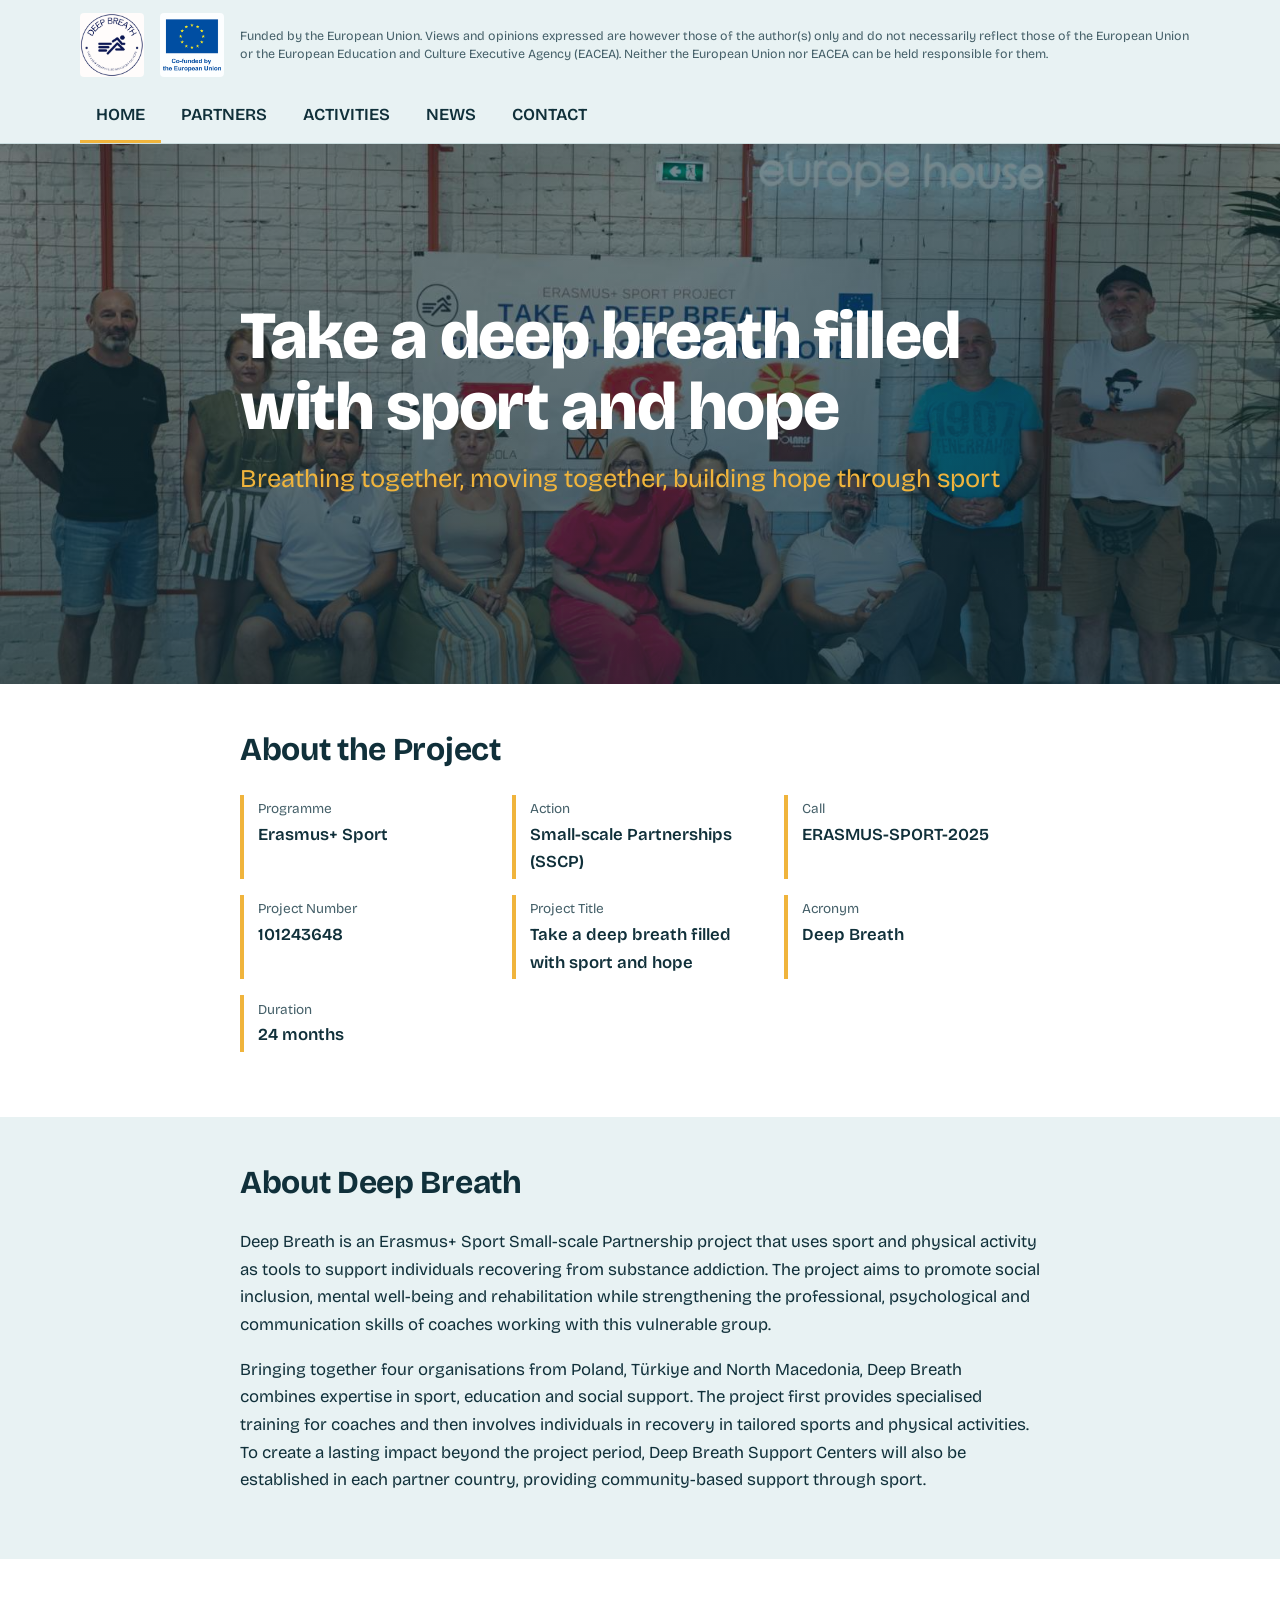
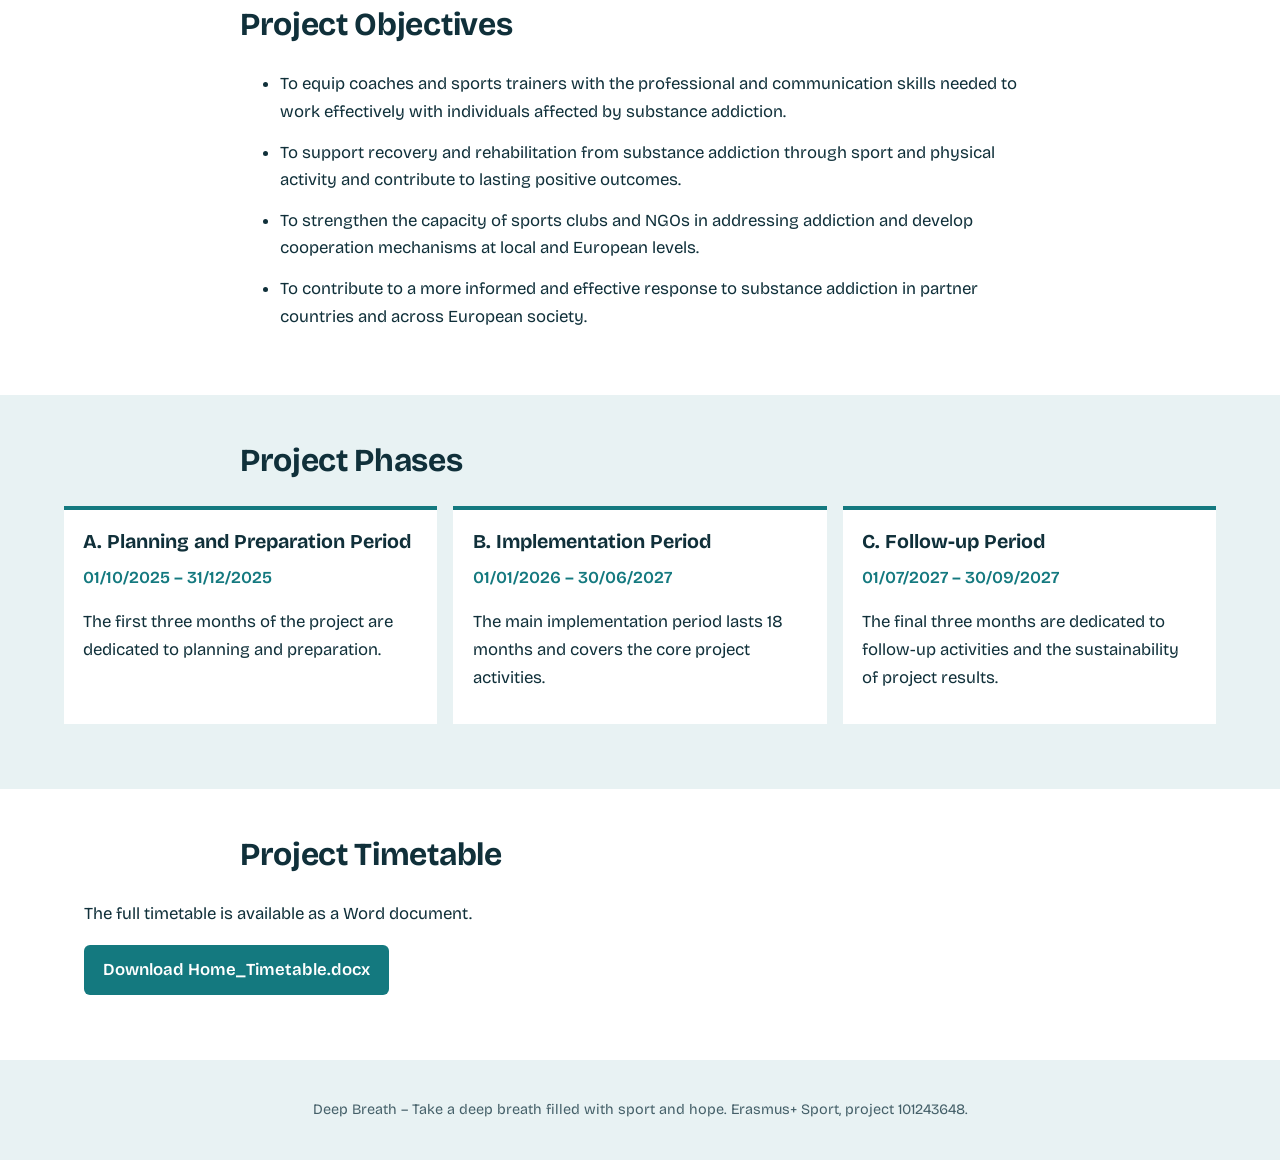
<file: index.html>
<!DOCTYPE html>
<html lang="en"><head><meta charset="utf-8"><meta name="viewport" content="width=device-width, initial-scale=1">
<title>Home | Deep Breath</title>
<meta name="description" content="Deep Breath: Erasmus+ Sport project using sport to support people recovering from substance addiction.">
<link rel="preconnect" href="https://fonts.googleapis.com"><link rel="preconnect" href="https://fonts.gstatic.com" crossorigin>
<link href="https://fonts.googleapis.com/css2?family=Bricolage+Grotesque:opsz,wght@12..96,400;12..96,600;12..96,800&display=swap" rel="stylesheet">
<link rel="stylesheet" href="css/style.css"></head><body>
<header class="top"><div class="bar">
<img class="mark" src="assets/Home_Proje_Logosu.jpeg" alt="Deep Breath project logo">
<img class="mark" src="assets/Zorunlu_Amblem_Alternatif_1.jpg" alt="Co-funded by the European Union">
<p class="disc">Funded by the European Union. Views and opinions expressed are however those of the author(s) only and do not necessarily reflect those of the European Union or the European Education and Culture Executive Agency (EACEA). Neither the European Union nor EACEA can be held responsible for them.</p></div>
<nav aria-label="Main"><a href="index.html" aria-current="page">HOME</a><a href="partners.html">PARTNERS</a><a href="activities.html">ACTIVITIES</a><a href="news.html">NEWS</a><a href="contact.html">CONTACT</a></nav></header>
<main><section class="hero" style="background-image:linear-gradient(rgba(10,40,50,.55),rgba(10,40,50,.75)),url('assets/Home_Ana_Gorsel.jpeg')">
<h1>Take a deep breath filled with sport and hope</h1><p class="slogan">Breathing together, moving together, building hope through sport</p></section>
<section class="wrap"><h2>About the Project</h2><dl class="facts"><div><dt>Programme</dt><dd>Erasmus+ Sport</dd></div><div><dt>Action</dt><dd>Small-scale Partnerships (SSCP)</dd></div><div><dt>Call</dt><dd>ERASMUS-SPORT-2025</dd></div><div><dt>Project Number</dt><dd>101243648</dd></div><div><dt>Project Title</dt><dd>Take a deep breath filled with sport and hope</dd></div><div><dt>Acronym</dt><dd>Deep Breath</dd></div><div><dt>Duration</dt><dd>24 months</dd></div></dl></section>
<section class="wrap tint"><h2>About Deep Breath</h2>
<p>Deep Breath is an Erasmus+ Sport Small-scale Partnership project that uses sport and physical activity as tools to support individuals recovering from substance addiction. The project aims to promote social inclusion, mental well-being and rehabilitation while strengthening the professional, psychological and communication skills of coaches working with this vulnerable group.</p>
<p>Bringing together four organisations from Poland, T&uuml;rkiye and North Macedonia, Deep Breath combines expertise in sport, education and social support. The project first provides specialised training for coaches and then involves individuals in recovery in tailored sports and physical activities. To create a lasting impact beyond the project period, Deep Breath Support Centers will also be established in each partner country, providing community-based support through sport.</p></section>
<section class="wrap"><h2>Project Objectives</h2><ul class="objs"><li>To equip coaches and sports trainers with the professional and communication skills needed to work effectively with individuals affected by substance addiction.</li><li>To support recovery and rehabilitation from substance addiction through sport and physical activity and contribute to lasting positive outcomes.</li><li>To strengthen the capacity of sports clubs and NGOs in addressing addiction and develop cooperation mechanisms at local and European levels.</li><li>To contribute to a more informed and effective response to substance addiction in partner countries and across European society.</li></ul></section>
<section class="wrap tint"><h2>Project Phases</h2><ol class="phases"><li><h3>A. Planning and Preparation Period</h3><p class='date'>01/10/2025 – 31/12/2025</p><p>The first three months of the project are dedicated to planning and preparation.</p></li><li><h3>B. Implementation Period</h3><p class='date'>01/01/2026 – 30/06/2027</p><p>The main implementation period lasts 18 months and covers the core project activities.</p></li><li><h3>C. Follow-up Period</h3><p class='date'>01/07/2027 – 30/09/2027</p><p>The final three months are dedicated to follow-up activities and the sustainability of project results.</p></li></ol></section>
<section class="wrap"><h2>Project Timetable</h2>
<p>The full timetable is available as a Word document.</p><p><a class="btn" href="assets/Home_Timetable.docx" download>Download Home_Timetable.docx</a></p></section></main>
<footer><p>Deep Breath &ndash; Take a deep breath filled with sport and hope. Erasmus+ Sport, project 101243648.</p></footer>
</body></html>
</file>
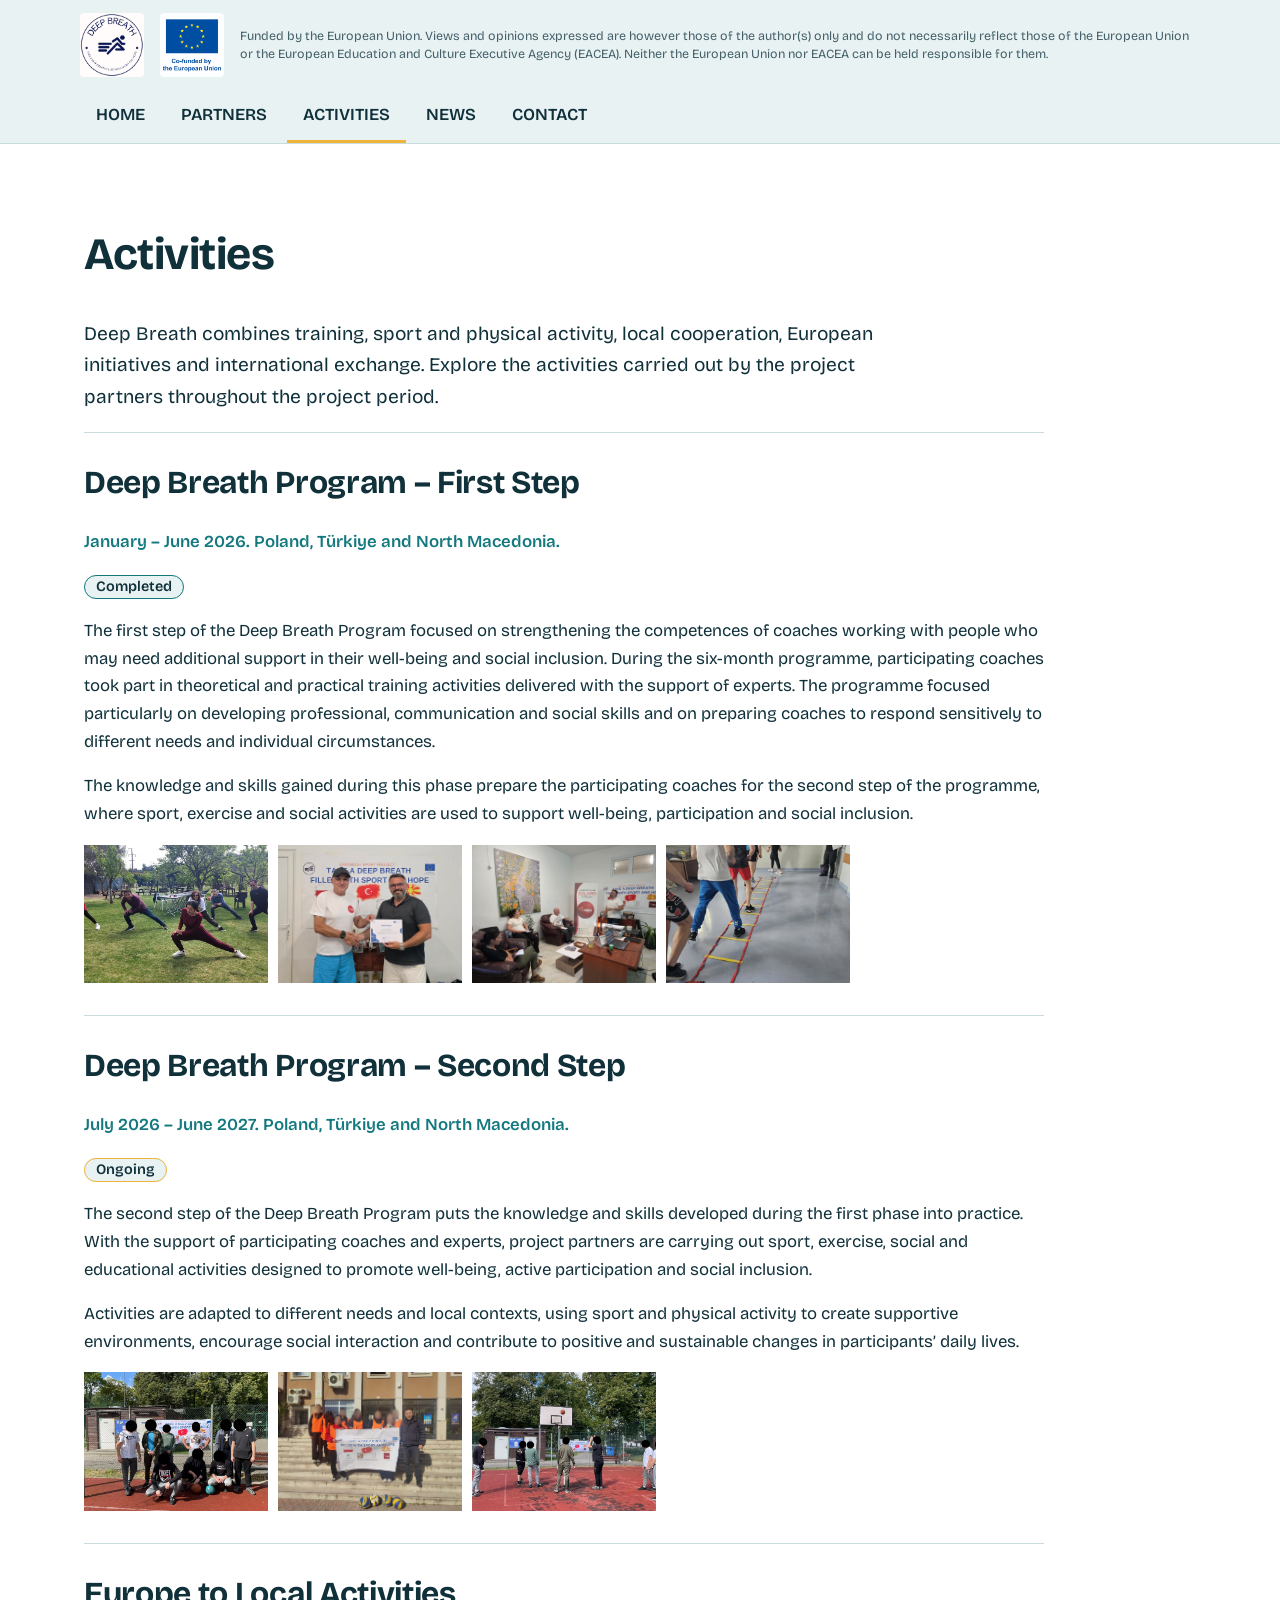
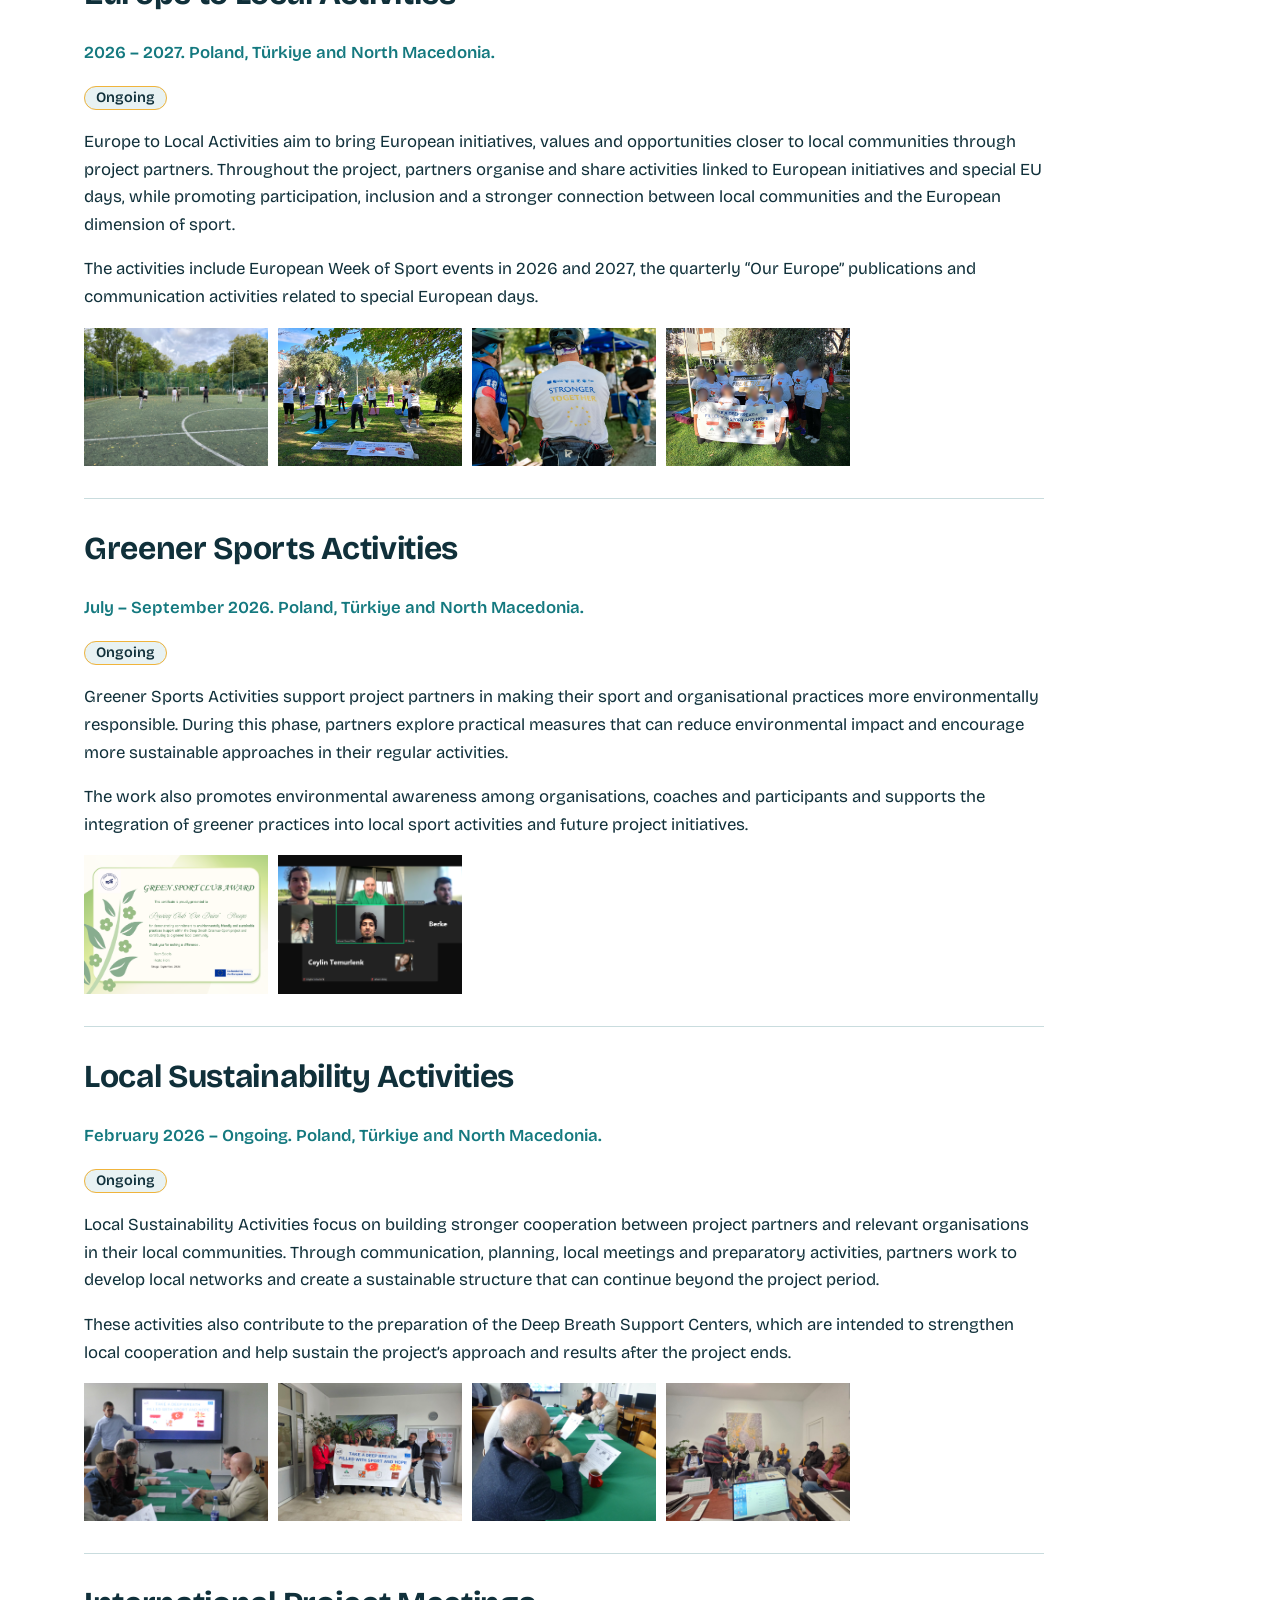
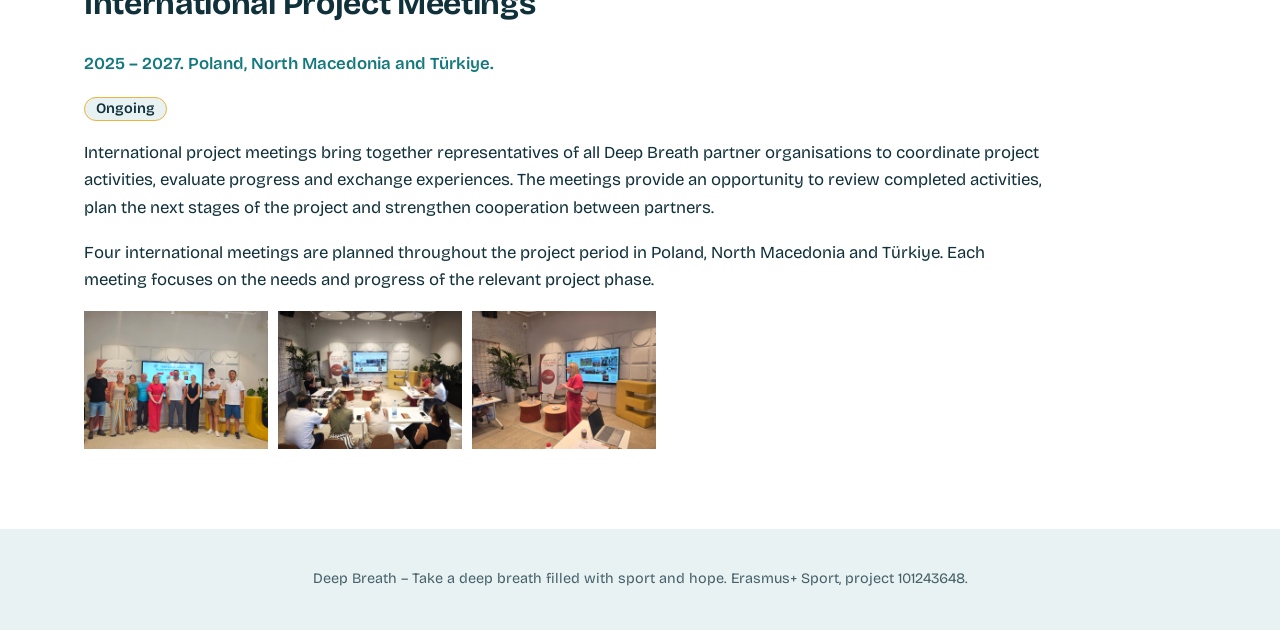
<file: activities.html>
<!DOCTYPE html>
<html lang="en"><head><meta charset="utf-8"><meta name="viewport" content="width=device-width, initial-scale=1">
<title>Activities | Deep Breath</title>
<meta name="description" content="Deep Breath: Erasmus+ Sport project using sport to support people recovering from substance addiction.">
<link rel="preconnect" href="https://fonts.googleapis.com"><link rel="preconnect" href="https://fonts.gstatic.com" crossorigin>
<link href="https://fonts.googleapis.com/css2?family=Bricolage+Grotesque:opsz,wght@12..96,400;12..96,600;12..96,800&display=swap" rel="stylesheet">
<link rel="stylesheet" href="css/style.css"></head><body>
<header class="top"><div class="bar">
<img class="mark" src="assets/Home_Proje_Logosu.jpeg" alt="Deep Breath project logo">
<img class="mark" src="assets/Zorunlu_Amblem_Alternatif_1.jpg" alt="Co-funded by the European Union">
<p class="disc">Funded by the European Union. Views and opinions expressed are however those of the author(s) only and do not necessarily reflect those of the European Union or the European Education and Culture Executive Agency (EACEA). Neither the European Union nor EACEA can be held responsible for them.</p></div>
<nav aria-label="Main"><a href="index.html">HOME</a><a href="partners.html">PARTNERS</a><a href="activities.html" aria-current="page">ACTIVITIES</a><a href="news.html">NEWS</a><a href="contact.html">CONTACT</a></nav></header>
<main><section class="wrap"><h1>Activities</h1><p class="lead">Deep Breath combines training, sport and physical activity, local cooperation, European initiatives and international exchange. Explore the activities carried out by the project partners throughout the project period.</p><article class="act"><h2>Deep Breath Program – First Step</h2><p class="date">January – June 2026. Poland, Türkiye and North Macedonia.</p><p><span class="status completed">Completed</span></p><p>The first step of the Deep Breath Program focused on strengthening the competences of coaches working with people who may need additional support in their well-being and social inclusion. During the six-month programme, participating coaches took part in theoretical and practical training activities delivered with the support of experts. The programme focused particularly on developing professional, communication and social skills and on preparing coaches to respond sensitively to different needs and individual circumstances.</p><p>The knowledge and skills gained during this phase prepare the participating coaches for the second step of the programme, where sport, exercise and social activities are used to support well-being, participation and social inclusion.</p><div class="gal"><a href="assets/Activity-1-1.jpeg" target="_blank"><img src="assets/Activity-1-1.jpeg" alt="Deep Breath Program – First Step, photo 1" loading="lazy"></a><a href="assets/Activity-1-2.jpeg" target="_blank"><img src="assets/Activity-1-2.jpeg" alt="Deep Breath Program – First Step, photo 2" loading="lazy"></a><a href="assets/Activity-1-3.jpeg" target="_blank"><img src="assets/Activity-1-3.jpeg" alt="Deep Breath Program – First Step, photo 3" loading="lazy"></a><a href="assets/Activity-1-4.jpeg" target="_blank"><img src="assets/Activity-1-4.jpeg" alt="Deep Breath Program – First Step, photo 4" loading="lazy"></a></div></article><article class="act"><h2>Deep Breath Program – Second Step</h2><p class="date">July 2026 – June 2027. Poland, Türkiye and North Macedonia.</p><p><span class="status ongoing">Ongoing</span></p><p>The second step of the Deep Breath Program puts the knowledge and skills developed during the first phase into practice. With the support of participating coaches and experts, project partners are carrying out sport, exercise, social and educational activities designed to promote well-being, active participation and social inclusion.</p><p>Activities are adapted to different needs and local contexts, using sport and physical activity to create supportive environments, encourage social interaction and contribute to positive and sustainable changes in participants’ daily lives.</p><div class="gal"><a href="assets/Activity-2-1.jpeg" target="_blank"><img src="assets/Activity-2-1.jpeg" alt="Deep Breath Program – Second Step, photo 1" loading="lazy"></a><a href="assets/Activity-2-2.jpeg" target="_blank"><img src="assets/Activity-2-2.jpeg" alt="Deep Breath Program – Second Step, photo 2" loading="lazy"></a><a href="assets/Activity-2-3.jpeg" target="_blank"><img src="assets/Activity-2-3.jpeg" alt="Deep Breath Program – Second Step, photo 3" loading="lazy"></a></div></article><article class="act"><h2>Europe to Local Activities</h2><p class="date">2026 – 2027. Poland, Türkiye and North Macedonia.</p><p><span class="status ongoing">Ongoing</span></p><p>Europe to Local Activities aim to bring European initiatives, values and opportunities closer to local communities through project partners. Throughout the project, partners organise and share activities linked to European initiatives and special EU days, while promoting participation, inclusion and a stronger connection between local communities and the European dimension of sport.</p><p>The activities include European Week of Sport events in 2026 and 2027, the quarterly “Our Europe” publications and communication activities related to special European days.</p><div class="gal"><a href="assets/Activity-3-1.jpeg" target="_blank"><img src="assets/Activity-3-1.jpeg" alt="Europe to Local Activities, photo 1" loading="lazy"></a><a href="assets/Activity-3-2.jpeg" target="_blank"><img src="assets/Activity-3-2.jpeg" alt="Europe to Local Activities, photo 2" loading="lazy"></a><a href="assets/Activity-3-3.jpeg" target="_blank"><img src="assets/Activity-3-3.jpeg" alt="Europe to Local Activities, photo 3" loading="lazy"></a><a href="assets/Activity-3-4.jpeg" target="_blank"><img src="assets/Activity-3-4.jpeg" alt="Europe to Local Activities, photo 4" loading="lazy"></a></div></article><article class="act"><h2>Greener Sports Activities</h2><p class="date">July – September 2026. Poland, Türkiye and North Macedonia.</p><p><span class="status ongoing">Ongoing</span></p><p>Greener Sports Activities support project partners in making their sport and organisational practices more environmentally responsible. During this phase, partners explore practical measures that can reduce environmental impact and encourage more sustainable approaches in their regular activities.</p><p>The work also promotes environmental awareness among organisations, coaches and participants and supports the integration of greener practices into local sport activities and future project initiatives.</p><div class="gal"><a href="assets/Activity-4-1.jpeg" target="_blank"><img src="assets/Activity-4-1.jpeg" alt="Greener Sports Activities, photo 1" loading="lazy"></a><a href="assets/Activity-4-2.jpeg" target="_blank"><img src="assets/Activity-4-2.jpeg" alt="Greener Sports Activities, photo 2" loading="lazy"></a></div></article><article class="act"><h2>Local Sustainability Activities</h2><p class="date">February 2026 – Ongoing. Poland, Türkiye and North Macedonia.</p><p><span class="status ongoing">Ongoing</span></p><p>Local Sustainability Activities focus on building stronger cooperation between project partners and relevant organisations in their local communities. Through communication, planning, local meetings and preparatory activities, partners work to develop local networks and create a sustainable structure that can continue beyond the project period.</p><p>These activities also contribute to the preparation of the Deep Breath Support Centers, which are intended to strengthen local cooperation and help sustain the project’s approach and results after the project ends.</p><div class="gal"><a href="assets/Activity-5-1.jpeg" target="_blank"><img src="assets/Activity-5-1.jpeg" alt="Local Sustainability Activities, photo 1" loading="lazy"></a><a href="assets/Activity-5-2.jpeg" target="_blank"><img src="assets/Activity-5-2.jpeg" alt="Local Sustainability Activities, photo 2" loading="lazy"></a><a href="assets/Activity-5-3.jpeg" target="_blank"><img src="assets/Activity-5-3.jpeg" alt="Local Sustainability Activities, photo 3" loading="lazy"></a><a href="assets/Activity-5-4.jpeg" target="_blank"><img src="assets/Activity-5-4.jpeg" alt="Local Sustainability Activities, photo 4" loading="lazy"></a></div></article><article class="act"><h2>International Project Meetings</h2><p class="date">2025 – 2027. Poland, North Macedonia and Türkiye.</p><p><span class="status ongoing">Ongoing</span></p><p>International project meetings bring together representatives of all Deep Breath partner organisations to coordinate project activities, evaluate progress and exchange experiences. The meetings provide an opportunity to review completed activities, plan the next stages of the project and strengthen cooperation between partners.</p><p>Four international meetings are planned throughout the project period in Poland, North Macedonia and Türkiye. Each meeting focuses on the needs and progress of the relevant project phase.</p><div class="gal"><a href="assets/Activity-6-1.jpeg" target="_blank"><img src="assets/Activity-6-1.jpeg" alt="International Project Meetings, photo 1" loading="lazy"></a><a href="assets/Activity-6-2.jpeg" target="_blank"><img src="assets/Activity-6-2.jpeg" alt="International Project Meetings, photo 2" loading="lazy"></a><a href="assets/Activity-6-3.jpeg" target="_blank"><img src="assets/Activity-6-3.jpeg" alt="International Project Meetings, photo 3" loading="lazy"></a></div></article></section></main>
<footer><p>Deep Breath &ndash; Take a deep breath filled with sport and hope. Erasmus+ Sport, project 101243648.</p></footer>
</body></html>
</file>
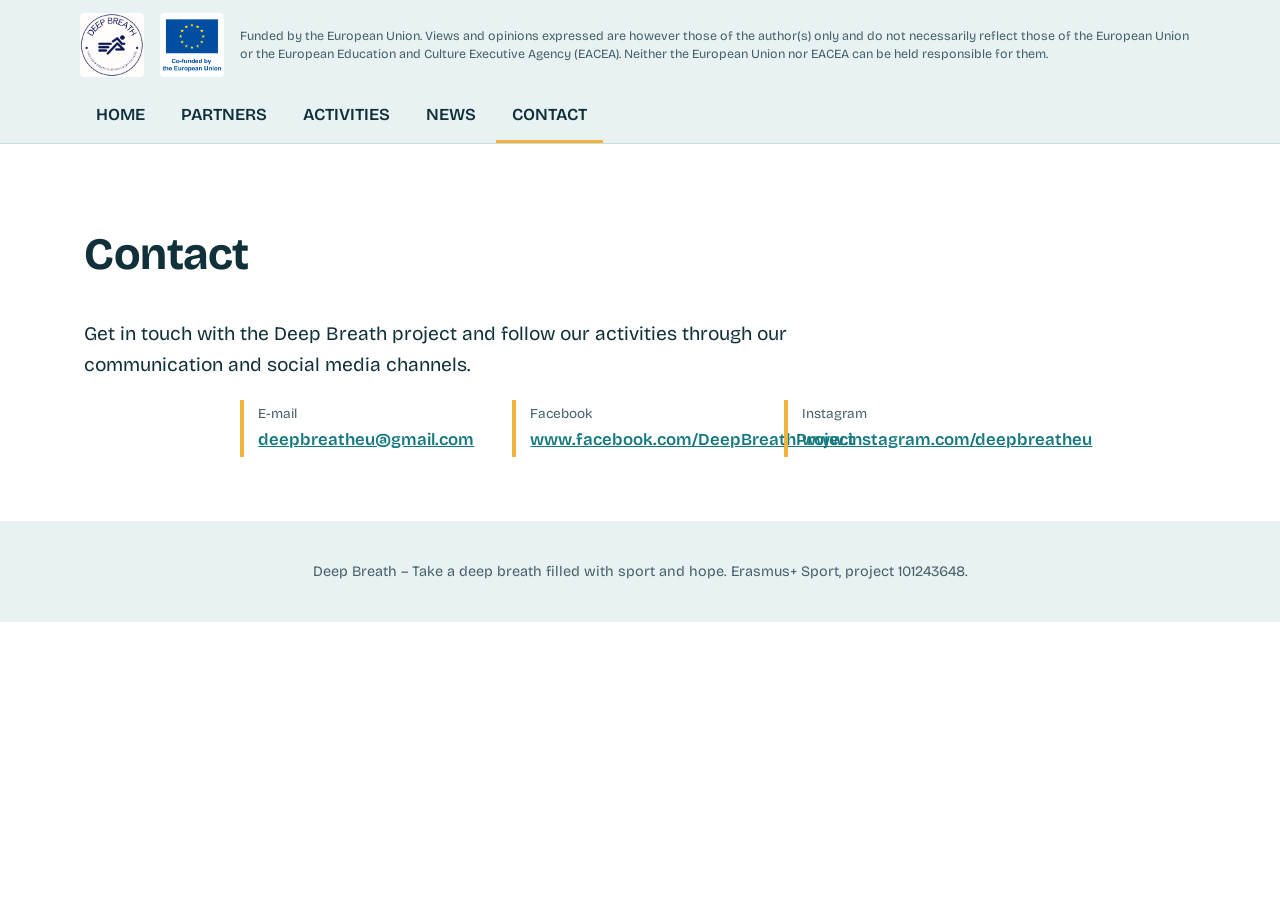
<file: contact.html>
<!DOCTYPE html>
<html lang="en"><head><meta charset="utf-8"><meta name="viewport" content="width=device-width, initial-scale=1">
<title>Contact | Deep Breath</title>
<meta name="description" content="Deep Breath: Erasmus+ Sport project using sport to support people recovering from substance addiction.">
<link rel="preconnect" href="https://fonts.googleapis.com"><link rel="preconnect" href="https://fonts.gstatic.com" crossorigin>
<link href="https://fonts.googleapis.com/css2?family=Bricolage+Grotesque:opsz,wght@12..96,400;12..96,600;12..96,800&display=swap" rel="stylesheet">
<link rel="stylesheet" href="css/style.css"></head><body>
<header class="top"><div class="bar">
<img class="mark" src="assets/Home_Proje_Logosu.jpeg" alt="Deep Breath project logo">
<img class="mark" src="assets/Zorunlu_Amblem_Alternatif_1.jpg" alt="Co-funded by the European Union">
<p class="disc">Funded by the European Union. Views and opinions expressed are however those of the author(s) only and do not necessarily reflect those of the European Union or the European Education and Culture Executive Agency (EACEA). Neither the European Union nor EACEA can be held responsible for them.</p></div>
<nav aria-label="Main"><a href="index.html">HOME</a><a href="partners.html">PARTNERS</a><a href="activities.html">ACTIVITIES</a><a href="news.html">NEWS</a><a href="contact.html" aria-current="page">CONTACT</a></nav></header>
<main><section class="wrap"><h1>Contact</h1><p class="lead">Get in touch with the Deep Breath project and follow our activities through our communication and social media channels.</p>
<dl class="facts"><div><dt>E-mail</dt><dd><a href="mailto:deepbreatheu@gmail.com">deepbreatheu@gmail.com</a></dd></div>
<div><dt>Facebook</dt><dd><a href="https://www.facebook.com/DeepBreathProject" target="_blank" rel="noopener">www.facebook.com/DeepBreathProject</a></dd></div>
<div><dt>Instagram</dt><dd><a href="https://www.instagram.com/deepbreatheu" target="_blank" rel="noopener">www.instagram.com/deepbreatheu</a></dd></div></dl></section></main>
<footer><p>Deep Breath &ndash; Take a deep breath filled with sport and hope. Erasmus+ Sport, project 101243648.</p></footer>
</body></html>
</file>
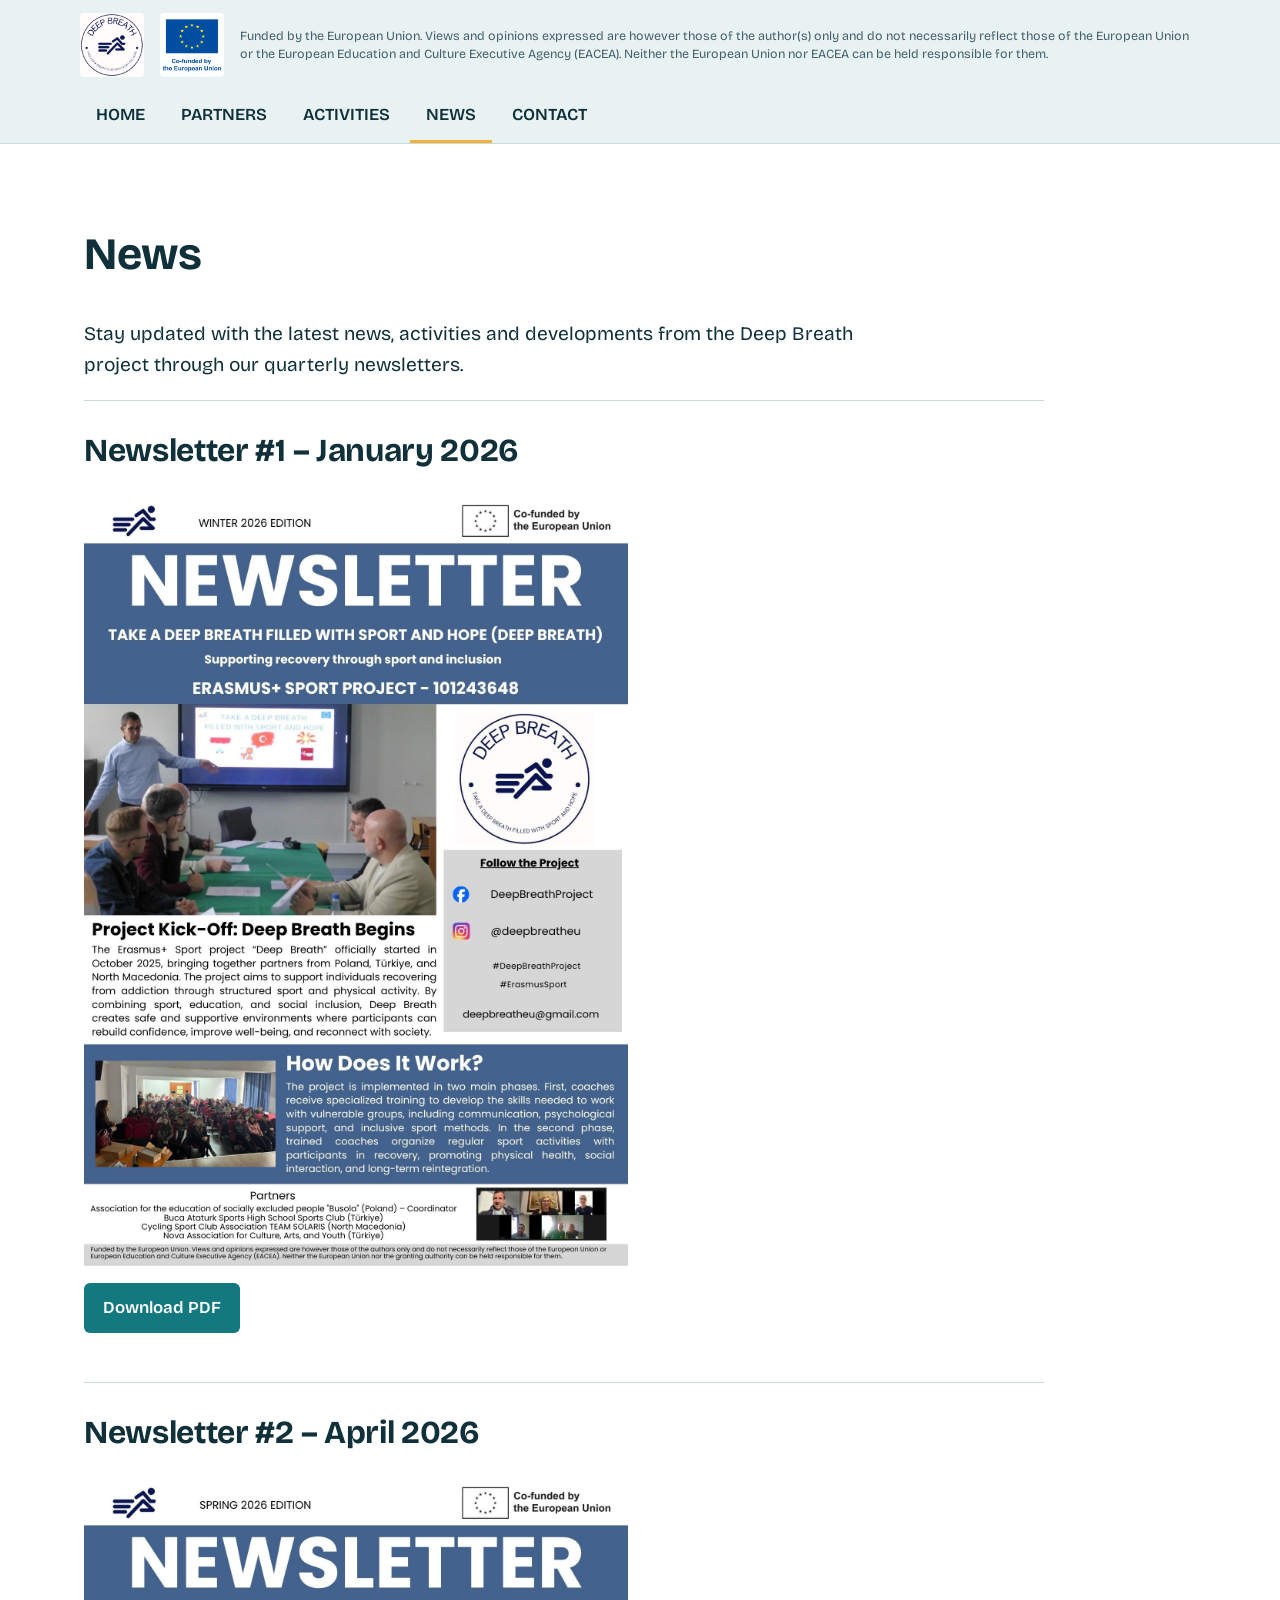
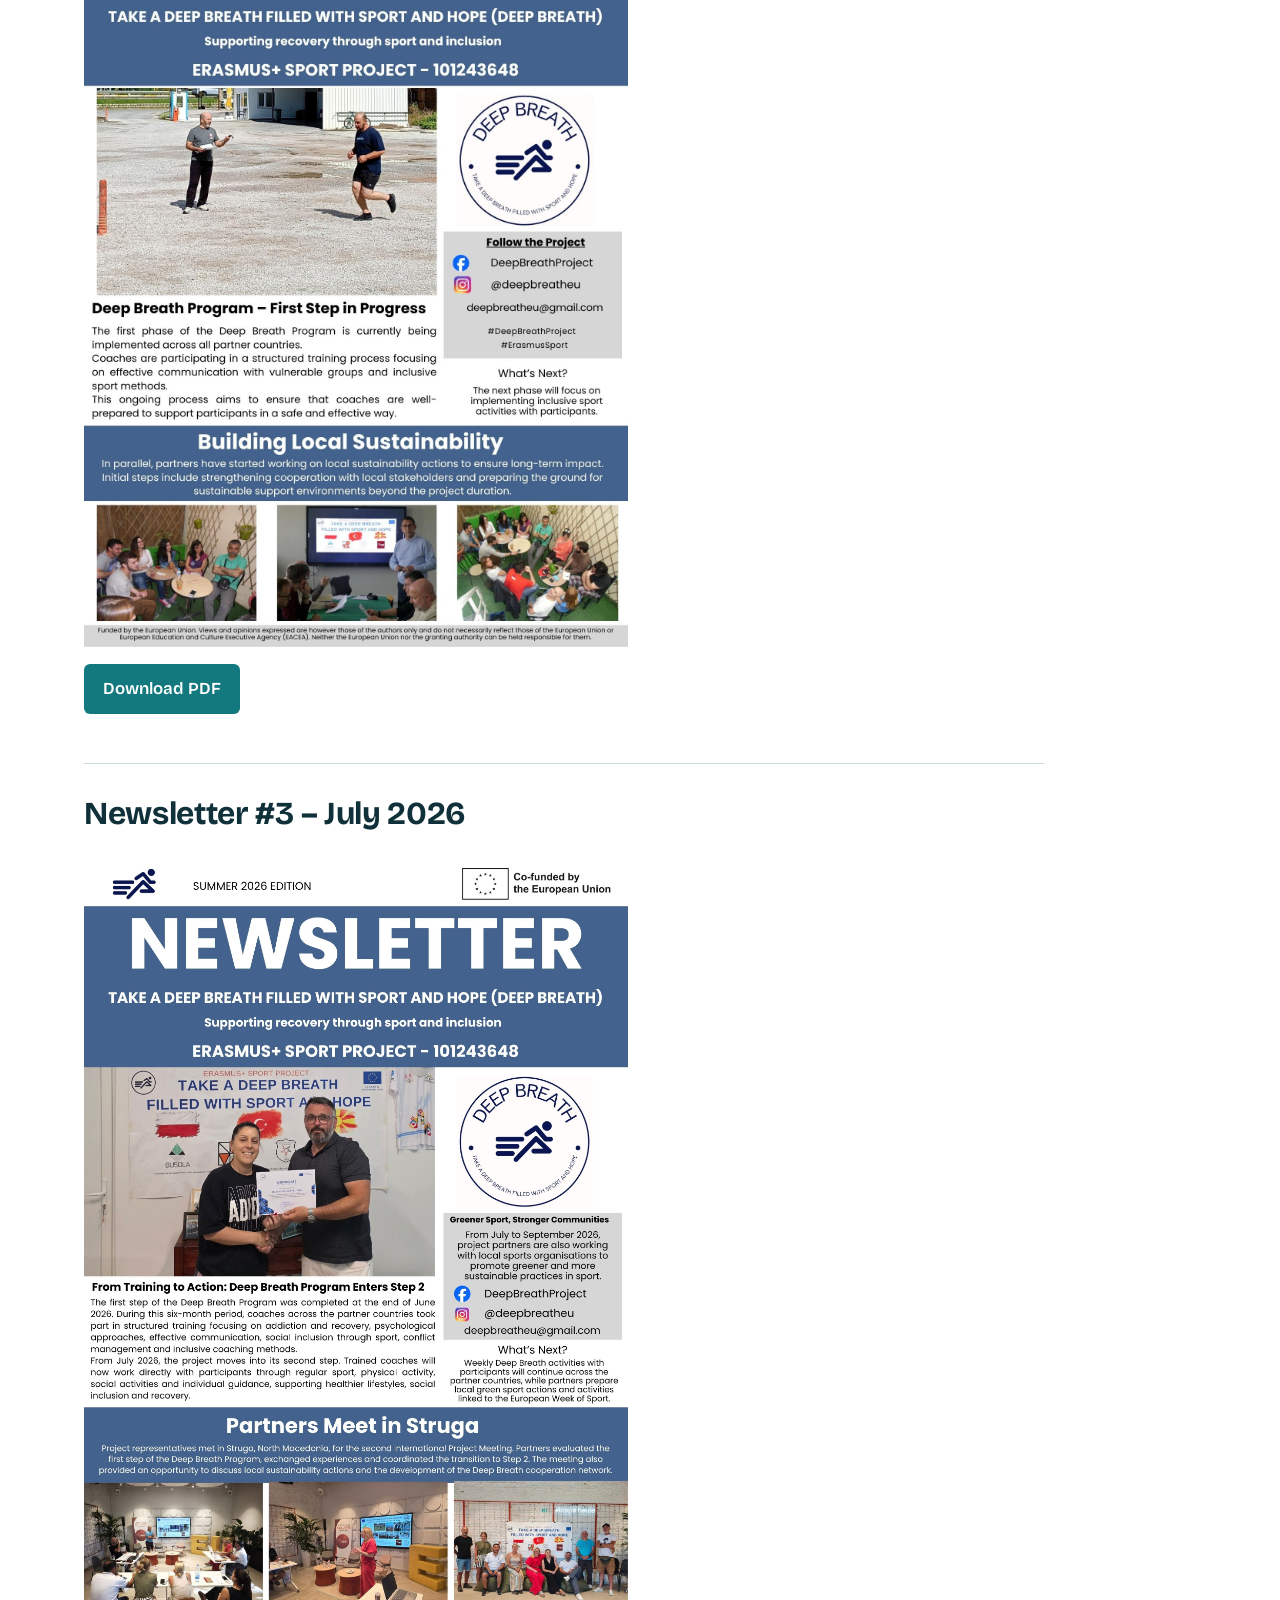
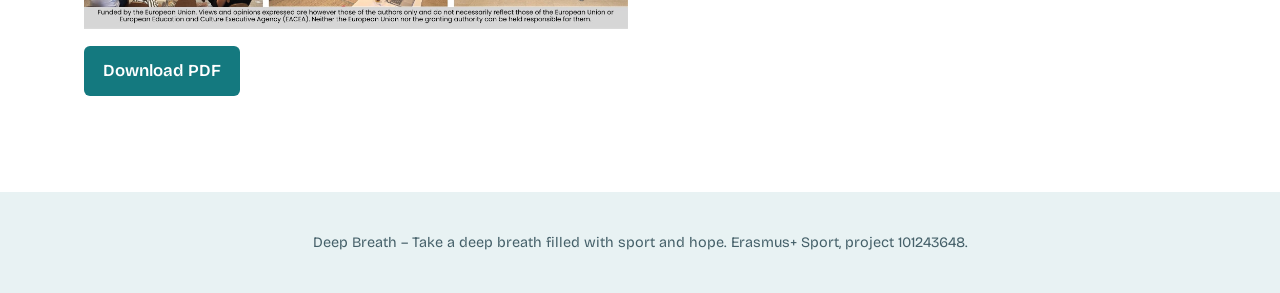
<file: news.html>
<!DOCTYPE html>
<html lang="en"><head><meta charset="utf-8"><meta name="viewport" content="width=device-width, initial-scale=1">
<title>News | Deep Breath</title>
<meta name="description" content="Deep Breath: Erasmus+ Sport project using sport to support people recovering from substance addiction.">
<link rel="preconnect" href="https://fonts.googleapis.com"><link rel="preconnect" href="https://fonts.gstatic.com" crossorigin>
<link href="https://fonts.googleapis.com/css2?family=Bricolage+Grotesque:opsz,wght@12..96,400;12..96,600;12..96,800&display=swap" rel="stylesheet">
<link rel="stylesheet" href="css/style.css"></head><body>
<header class="top"><div class="bar">
<img class="mark" src="assets/Home_Proje_Logosu.jpeg" alt="Deep Breath project logo">
<img class="mark" src="assets/Zorunlu_Amblem_Alternatif_1.jpg" alt="Co-funded by the European Union">
<p class="disc">Funded by the European Union. Views and opinions expressed are however those of the author(s) only and do not necessarily reflect those of the European Union or the European Education and Culture Executive Agency (EACEA). Neither the European Union nor EACEA can be held responsible for them.</p></div>
<nav aria-label="Main"><a href="index.html">HOME</a><a href="partners.html">PARTNERS</a><a href="activities.html">ACTIVITIES</a><a href="news.html" aria-current="page">NEWS</a><a href="contact.html">CONTACT</a></nav></header>
<main><section class="wrap"><h1>News</h1><p class="lead">Stay updated with the latest news, activities and developments from the Deep Breath project through our quarterly newsletters.</p><article class="news"><h2>Newsletter #1 – January 2026</h2><a href="assets/Deep-Breath-Newsletter-1.pdf" target="_blank"><img src="assets/Deep-Breath-Newsletter-1.jpg" alt="Newsletter #1 – January 2026" loading="lazy"></a><p><a class="btn" href="assets/Deep-Breath-Newsletter-1.pdf" download>Download PDF</a></p></article><article class="news"><h2>Newsletter #2 – April 2026</h2><a href="assets/Deep-Breath-Newsletter-2.pdf" target="_blank"><img src="assets/Deep-Breath-Newsletter-2.jpg" alt="Newsletter #2 – April 2026" loading="lazy"></a><p><a class="btn" href="assets/Deep-Breath-Newsletter-2.pdf" download>Download PDF</a></p></article><article class="news"><h2>Newsletter #3 – July 2026</h2><a href="assets/Deep-Breath-Newsletter-3.pdf" target="_blank"><img src="assets/Deep-Breath-Newsletter-3.jpg" alt="Newsletter #3 – July 2026" loading="lazy"></a><p><a class="btn" href="assets/Deep-Breath-Newsletter-3.pdf" download>Download PDF</a></p></article></section></main>
<footer><p>Deep Breath &ndash; Take a deep breath filled with sport and hope. Erasmus+ Sport, project 101243648.</p></footer>
</body></html>
</file>
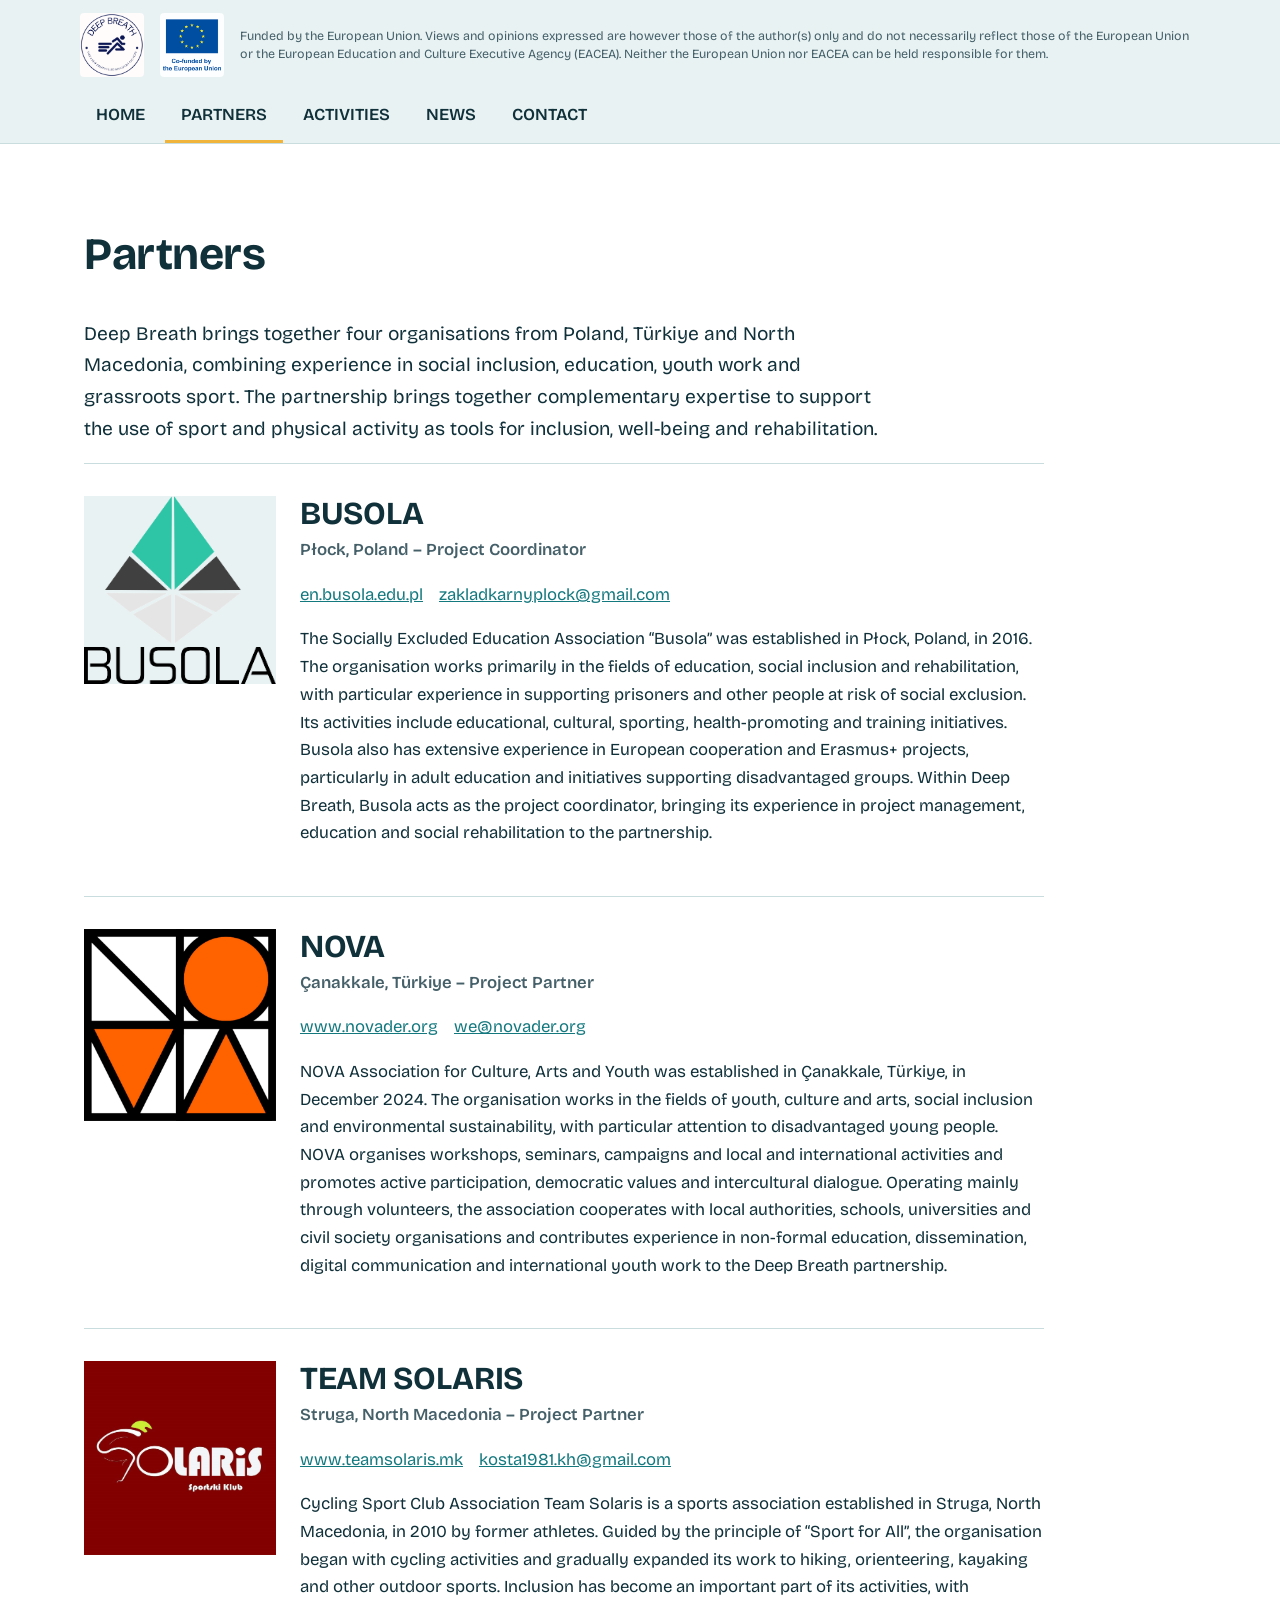
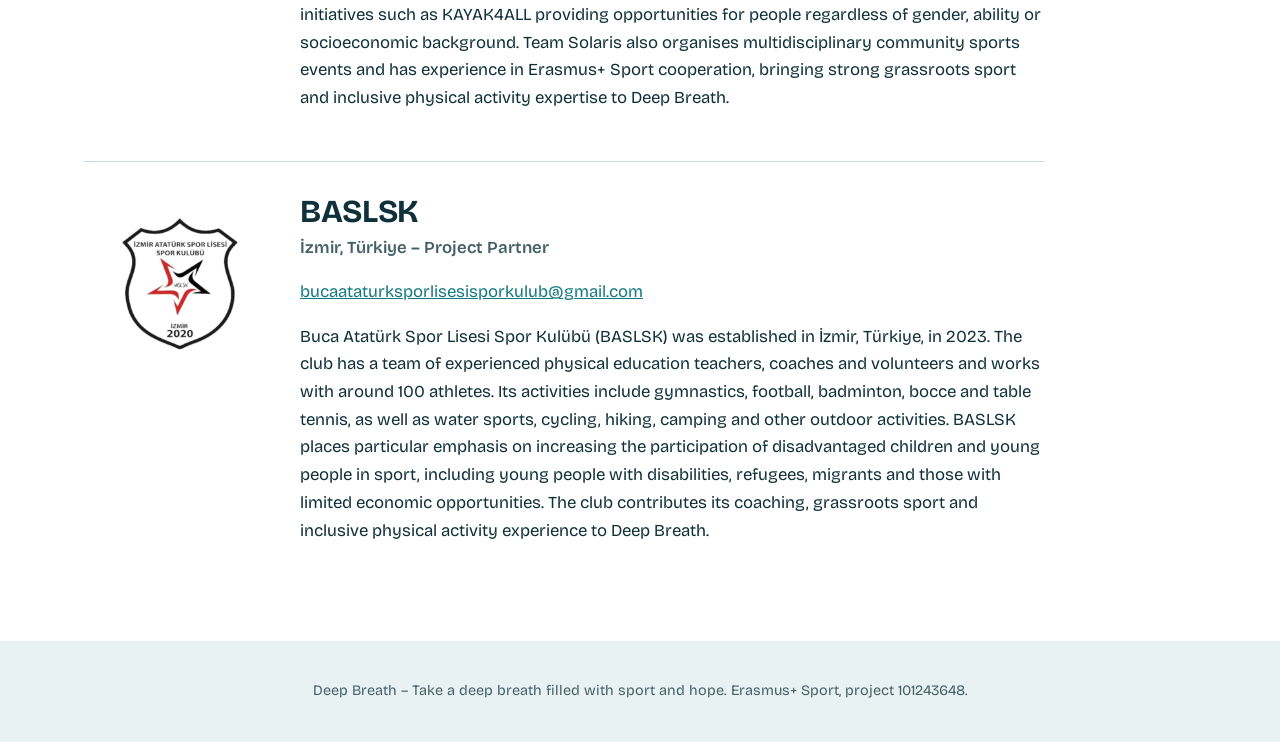
<file: partners.html>
<!DOCTYPE html>
<html lang="en"><head><meta charset="utf-8"><meta name="viewport" content="width=device-width, initial-scale=1">
<title>Partners | Deep Breath</title>
<meta name="description" content="Deep Breath: Erasmus+ Sport project using sport to support people recovering from substance addiction.">
<link rel="preconnect" href="https://fonts.googleapis.com"><link rel="preconnect" href="https://fonts.gstatic.com" crossorigin>
<link href="https://fonts.googleapis.com/css2?family=Bricolage+Grotesque:opsz,wght@12..96,400;12..96,600;12..96,800&display=swap" rel="stylesheet">
<link rel="stylesheet" href="css/style.css"></head><body>
<header class="top"><div class="bar">
<img class="mark" src="assets/Home_Proje_Logosu.jpeg" alt="Deep Breath project logo">
<img class="mark" src="assets/Zorunlu_Amblem_Alternatif_1.jpg" alt="Co-funded by the European Union">
<p class="disc">Funded by the European Union. Views and opinions expressed are however those of the author(s) only and do not necessarily reflect those of the European Union or the European Education and Culture Executive Agency (EACEA). Neither the European Union nor EACEA can be held responsible for them.</p></div>
<nav aria-label="Main"><a href="index.html">HOME</a><a href="partners.html" aria-current="page">PARTNERS</a><a href="activities.html">ACTIVITIES</a><a href="news.html">NEWS</a><a href="contact.html">CONTACT</a></nav></header>
<main><section class="wrap"><h1>Partners</h1><p class="lead">Deep Breath brings together four organisations from Poland, T&uuml;rkiye and North Macedonia, combining experience in social inclusion, education, youth work and grassroots sport. The partnership brings together complementary expertise to support the use of sport and physical activity as tools for inclusion, well-being and rehabilitation.</p><article class="partner"><img src="assets/Partner_1_BUSOLA.png" alt="BUSOLA logo"><div><h2>BUSOLA</h2><p class="loc">Płock, Poland – Project Coordinator</p><p class="links"><a href="https://en.busola.edu.pl" target="_blank" rel="noopener">en.busola.edu.pl</a><a href="mailto:zakladkarnyplock@gmail.com">zakladkarnyplock@gmail.com</a></p><p>The Socially Excluded Education Association “Busola” was established in Płock, Poland, in 2016. The organisation works primarily in the fields of education, social inclusion and rehabilitation, with particular experience in supporting prisoners and other people at risk of social exclusion. Its activities include educational, cultural, sporting, health-promoting and training initiatives. Busola also has extensive experience in European cooperation and Erasmus+ projects, particularly in adult education and initiatives supporting disadvantaged groups. Within Deep Breath, Busola acts as the project coordinator, bringing its experience in project management, education and social rehabilitation to the partnership.</p></div></article><article class="partner"><img src="assets/Partner_2_NOVA.png" alt="NOVA logo"><div><h2>NOVA</h2><p class="loc">Çanakkale, Türkiye – Project Partner</p><p class="links"><a href="https://www.novader.org" target="_blank" rel="noopener">www.novader.org</a><a href="mailto:we@novader.org">we@novader.org</a></p><p>NOVA Association for Culture, Arts and Youth was established in Çanakkale, Türkiye, in December 2024. The organisation works in the fields of youth, culture and arts, social inclusion and environmental sustainability, with particular attention to disadvantaged young people. NOVA organises workshops, seminars, campaigns and local and international activities and promotes active participation, democratic values and intercultural dialogue. Operating mainly through volunteers, the association cooperates with local authorities, schools, universities and civil society organisations and contributes experience in non-formal education, dissemination, digital communication and international youth work to the Deep Breath partnership.</p></div></article><article class="partner"><img src="assets/Partner_3_Solaris.png" alt="TEAM SOLARIS logo"><div><h2>TEAM SOLARIS</h2><p class="loc">Struga, North Macedonia – Project Partner</p><p class="links"><a href="https://www.teamsolaris.mk" target="_blank" rel="noopener">www.teamsolaris.mk</a><a href="mailto:kosta1981.kh@gmail.com">kosta1981.kh@gmail.com</a></p><p>Cycling Sport Club Association Team Solaris is a sports association established in Struga, North Macedonia, in 2010 by former athletes. Guided by the principle of “Sport for All”, the organisation began with cycling activities and gradually expanded its work to hiking, orienteering, kayaking and other outdoor sports. Inclusion has become an important part of its activities, with initiatives such as KAYAK4ALL providing opportunities for people regardless of gender, ability or socioeconomic background. Team Solaris also organises multidisciplinary community sports events and has experience in Erasmus+ Sport cooperation, bringing strong grassroots sport and inclusive physical activity expertise to Deep Breath.</p></div></article><article class="partner"><img src="assets/Partner_4_BASLSK.png" alt="BASLSK logo"><div><h2>BASLSK</h2><p class="loc">İzmir, Türkiye – Project Partner</p><p class="links"><a href="mailto:bucaataturksporlisesisporkulub@gmail.com">bucaataturksporlisesisporkulub@gmail.com</a></p><p>Buca Atatürk Spor Lisesi Spor Kulübü (BASLSK) was established in İzmir, Türkiye, in 2023. The club has a team of experienced physical education teachers, coaches and volunteers and works with around 100 athletes. Its activities include gymnastics, football, badminton, bocce and table tennis, as well as water sports, cycling, hiking, camping and other outdoor activities. BASLSK places particular emphasis on increasing the participation of disadvantaged children and young people in sport, including young people with disabilities, refugees, migrants and those with limited economic opportunities. The club contributes its coaching, grassroots sport and inclusive physical activity experience to Deep Breath.</p></div></article></section></main>
<footer><p>Deep Breath &ndash; Take a deep breath filled with sport and hope. Erasmus+ Sport, project 101243648.</p></footer>
</body></html>
</file>
<file: css/style.css>
:root{--ink:#10303a;--teal:#14797f;--mist:#e8f2f3;--sun:#f0b43c;--bg:#fff;--line:#c9dcde;--mute:#456069}
@media(prefers-color-scheme:dark){:root{--ink:#e6f1f2;--teal:#5cc1c6;--mist:#14272d;--bg:#0c1b20;--line:#27424a;--mute:#9bb5ba}}
*{box-sizing:border-box}html{scroll-padding-top:4rem}
body{margin:0;font:1.05rem/1.65 "Bricolage Grotesque",system-ui,-apple-system,"Segoe UI",sans-serif;color:var(--ink);background:var(--bg)}
a{color:var(--teal)}a:focus-visible,.btn:focus-visible{outline:3px solid var(--sun);outline-offset:2px}
img{max-width:100%;height:auto}
.top{background:var(--mist);border-bottom:1px solid var(--line)}
.bar{max-width:72rem;margin:auto;padding:.8rem 1rem;display:flex;gap:1rem;align-items:center;flex-wrap:wrap}
.mark{height:64px;width:auto;min-width:64px;background:#fff;border-radius:4px}
.disc{flex:1 1 18rem;margin:0;font-size:.78rem;line-height:1.4;color:var(--mute)}
nav{max-width:72rem;margin:auto;padding:0 1rem;display:flex;flex-wrap:wrap;gap:.25rem}
nav a{padding:.7rem 1rem;text-decoration:none;font-weight:600;color:var(--ink);border-bottom:3px solid transparent}
nav a:hover{border-color:var(--line)}nav a[aria-current]{border-color:var(--sun)}
.hero{min-height:60vh;background-size:cover;background-position:center;background-color:#14464f;color:#fff;display:flex;flex-direction:column;justify-content:center;padding:3rem 1.25rem}
.hero h1,.hero p{max-width:50rem;margin-inline:auto;width:100%}
.hero h1{font-size:clamp(2.2rem,6vw,4.2rem);line-height:1.05;font-weight:800;margin-block:0 1rem;letter-spacing:-.02em}
.slogan{font-size:clamp(1.1rem,2.4vw,1.6rem);color:var(--sun);margin-top:0}
.wrap{max-width:72rem;margin:auto;padding:3rem 1.25rem}
.tint{max-width:none;background:var(--mist)}.tint>*{max-width:50rem;margin-inline:auto}
h1,h2{line-height:1.15;letter-spacing:-.01em}h1{font-size:clamp(2rem,4vw,2.8rem)}h2{font-size:clamp(1.5rem,3vw,2rem);margin-top:0}
.wrap>h2,.wrap>.objs,.wrap>.facts{max-width:50rem;margin-inline:auto}
.lead{font-size:1.2rem;max-width:50rem}
.facts{display:grid;grid-template-columns:repeat(auto-fit,minmax(14rem,1fr));gap:1rem}
.facts div{border-left:4px solid var(--sun);padding:.2rem 0 .2rem .9rem}
.facts dt{font-size:.85rem;color:var(--mute)}.facts dd{margin:0;font-weight:600}
.objs li{margin-bottom:.8rem}
.phases{list-style:none;padding:0;display:grid;gap:1rem;grid-template-columns:repeat(auto-fit,minmax(15rem,1fr));max-width:72rem!important}
.phases li{background:var(--bg);border-top:4px solid var(--teal);padding:1rem 1.2rem}.phases h3{margin:0 0 .3rem}
.date{font-weight:600;color:var(--teal);margin:.2rem 0}
.btn{display:inline-block;background:var(--teal);color:#fff;padding:.7rem 1.2rem;border-radius:6px;text-decoration:none;font-weight:600}
@media(prefers-color-scheme:dark){.btn{color:#0c1b20}}
.partner{display:grid;grid-template-columns:12rem 1fr;gap:1.5rem;padding:2rem 0;border-top:1px solid var(--line);max-width:60rem}
.partner img{width:100%;background:var(--mist);min-height:6rem;object-fit:contain}
.partner h2{margin-bottom:.2rem}.loc{font-weight:600;margin:0;color:var(--mute)}.links{display:flex;flex-wrap:wrap;gap:1rem}
.act,.news{padding:2rem 0;border-top:1px solid var(--line);max-width:60rem}
.status{padding:.15rem .7rem;border-radius:99px;font-size:.9rem;font-weight:600;background:var(--mist);border:1px solid var(--line)}
.status.ongoing{border-color:var(--sun)}.status.completed{border-color:var(--teal)}
.gal{display:grid;grid-template-columns:repeat(auto-fill,minmax(10rem,1fr));gap:.6rem;margin-top:1rem}
.gal img{width:100%;aspect-ratio:4/3;object-fit:cover;background:var(--mist);display:block}
.news img{width:100%;max-width:34rem;background:var(--mist);min-height:8rem;display:block;margin-bottom:1rem}
footer{background:var(--mist);padding:1.5rem 1.25rem;text-align:center;color:var(--mute);font-size:.9rem}
@media(max-width:40rem){.partner{grid-template-columns:1fr}.partner img{max-width:12rem}.mark{height:52px}nav a{padding:.6rem .7rem;font-size:.95rem}}
</file>
